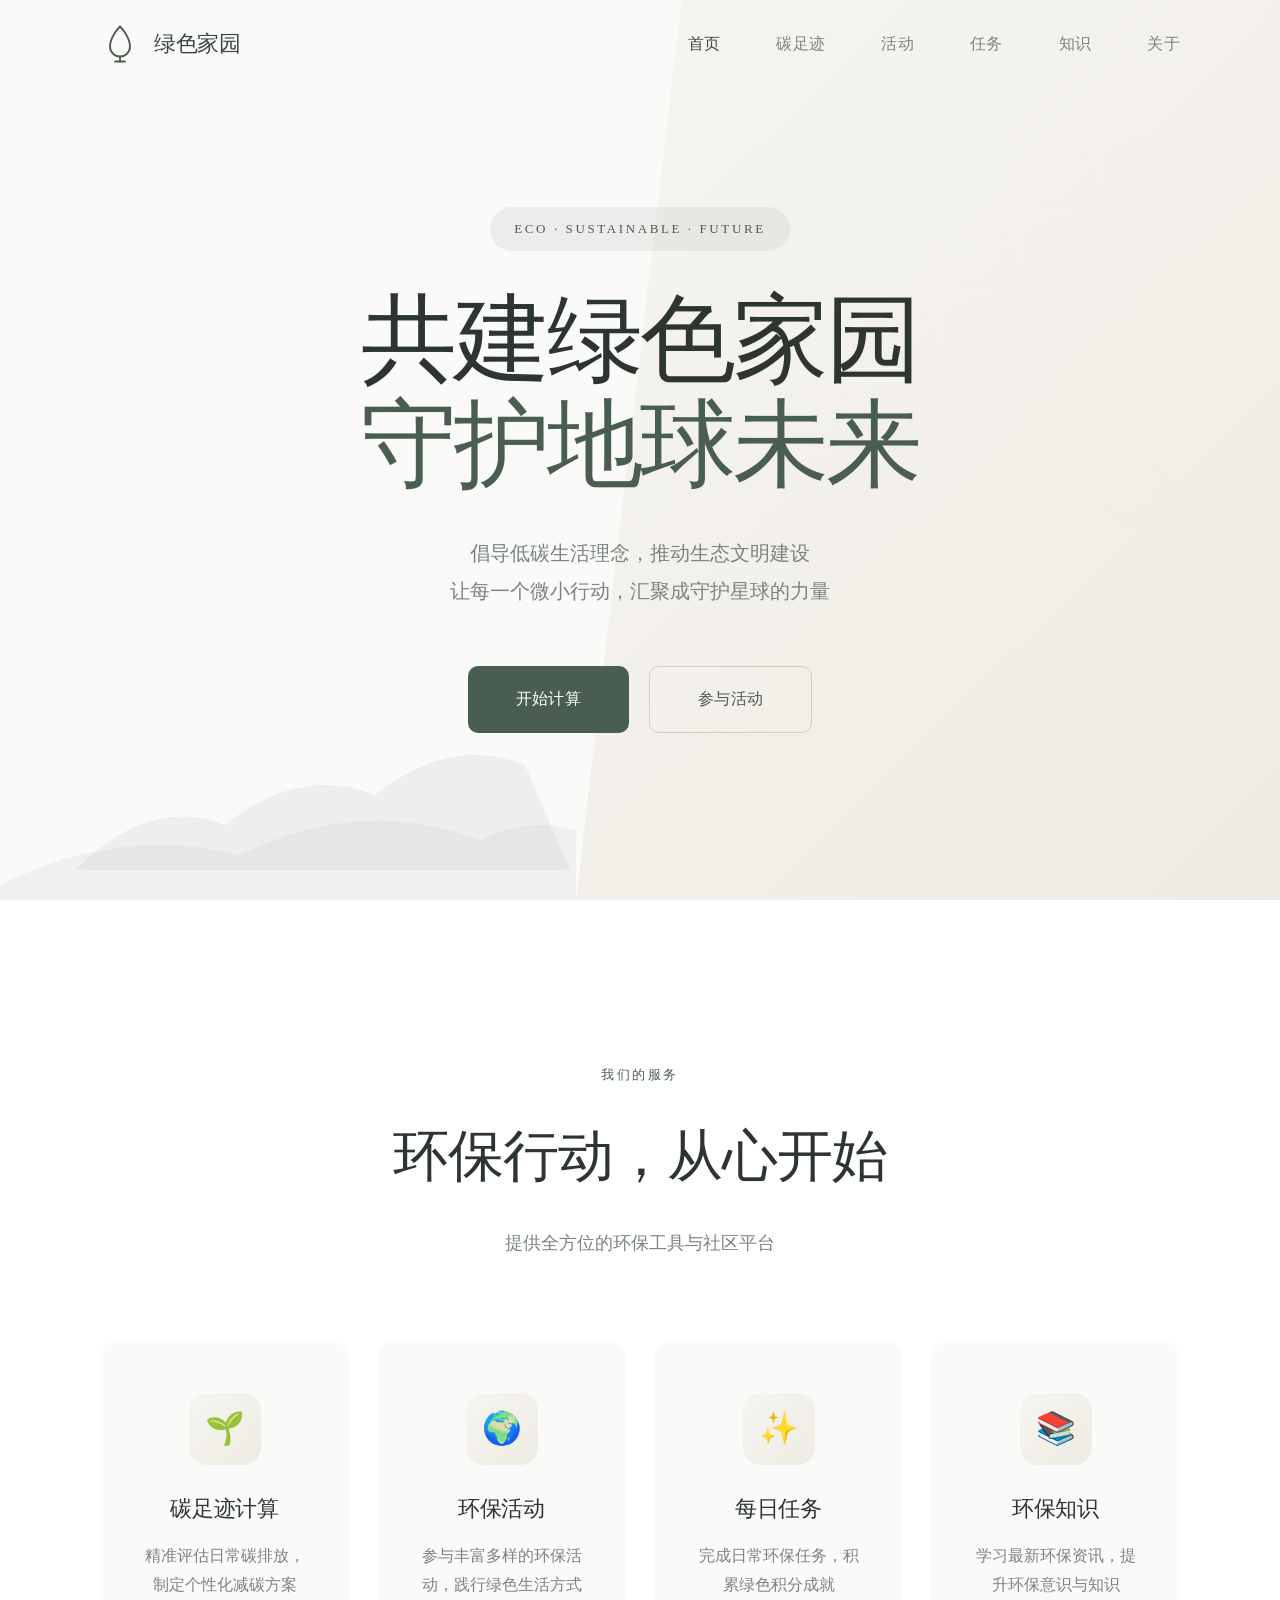
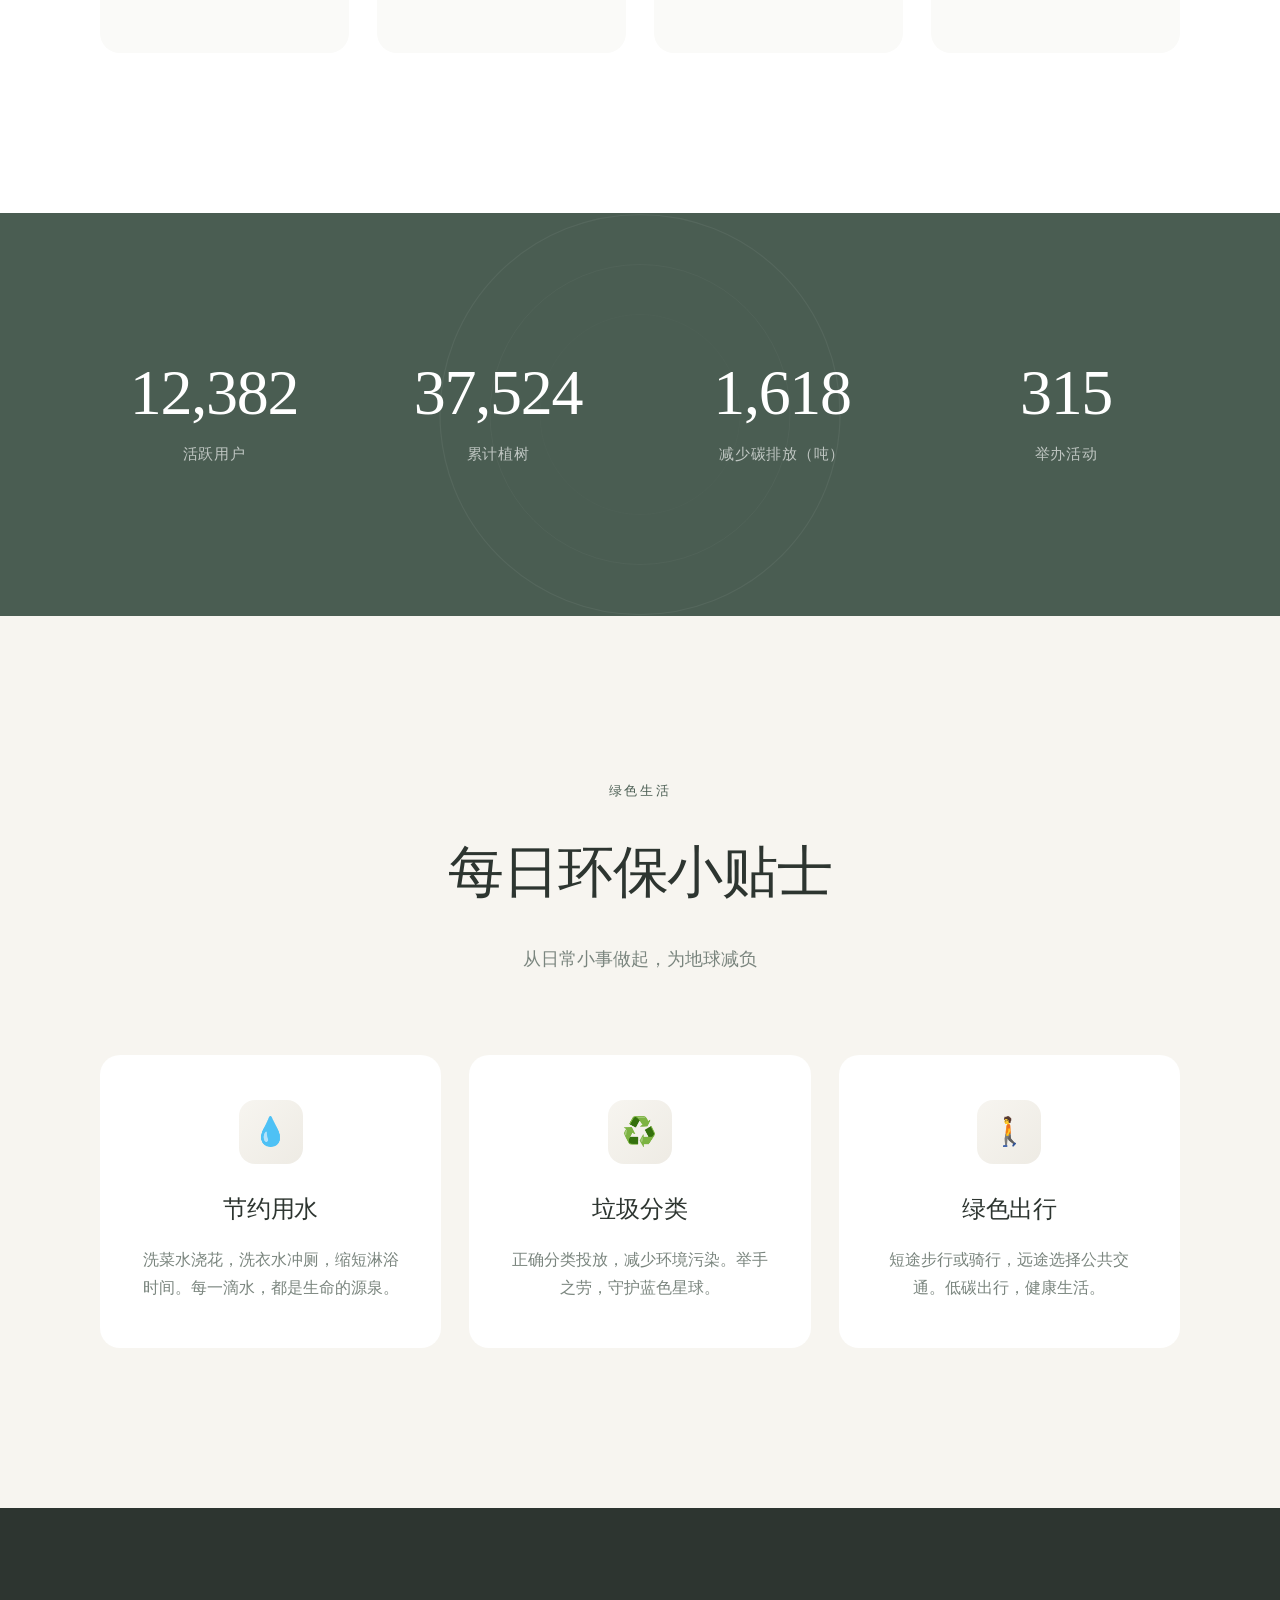
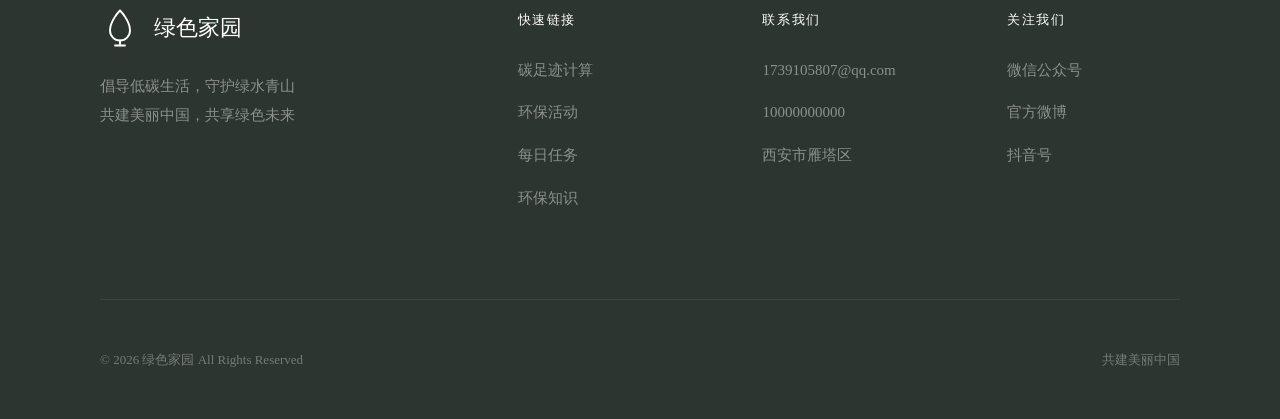
<file: index.html>
<!DOCTYPE html>
<html lang="zh-CN">
<head>
    <meta charset="UTF-8">
    <meta name="viewport" content="width=device-width, initial-scale=1.0">
    <title>绿色家园 - 环保公益平台</title>
    <meta name="description" content="绿色家园致力于环保公益宣传，倡导低碳生活，守护绿水青山">
    <link rel="stylesheet" href="assets/styles/main.css">
    <link rel="stylesheet" href="https://cdnjs.cloudflare.com/ajax/libs/font-awesome/6.4.0/css/all.min.css">
    <link rel="preconnect" href="https://fonts.googleapis.com">
    <link rel="preconnect" href="https://fonts.gstatic.com" crossorigin>
    <link href="https://fonts.googleapis.com/css2?family=Inter:wght@300;400;500;600&display=swap" rel="stylesheet">
</head>
<body>
	<header id="header"></header>
    
    <main>
        <section class="hero">
            <div class="hero-bg"></div>
            <div class="hero-pattern"></div>
            <div class="hero-content">
                <div class="hero-label">
                    <span>Eco · Sustainable · Future</span>
                </div>
                <h1 class="hero-title">
                    共建绿色家园
                    <span>守护地球未来</span>
                </h1>
                <p class="hero-subtitle">
                    倡导低碳生活理念，推动生态文明建设<br>
                    让每一个微小行动，汇聚成守护星球的力量
                </p>
                <div class="hero-actions">
                    <a href="views/calculator.html" class="btn btn-primary">开始计算</a>
                    <a href="views/activities.html" class="btn btn-secondary">参与活动</a>
                </div>
            </div>
        </section>

        <section class="section features">
            <div class="container">
                <div class="section-header">
                    <span class="section-label">我们的服务</span>
                    <h2 class="section-title">环保行动，从心开始</h2>
                    <p class="section-desc">提供全方位的环保工具与社区平台</p>
                </div>
                <div class="features-grid">
                    <div class="feature-card" data-page="calculator">
                        <div class="feature-icon">🌱</div>
                        <h3 class="feature-title">碳足迹计算</h3>
                        <p class="feature-desc">精准评估日常碳排放，制定个性化减碳方案</p>
                    </div>
                    <div class="feature-card" data-page="activities">
                        <div class="feature-icon">🌍</div>
                        <h3 class="feature-title">环保活动</h3>
                        <p class="feature-desc">参与丰富多样的环保活动，践行绿色生活方式</p>
                    </div>
                    <div class="feature-card" data-page="tasks">
                        <div class="feature-icon">✨</div>
                        <h3 class="feature-title">每日任务</h3>
                        <p class="feature-desc">完成日常环保任务，积累绿色积分成就</p>
                    </div>
                    <div class="feature-card" data-page="knowledge">
                        <div class="feature-icon">📚</div>
                        <h3 class="feature-title">环保知识</h3>
                        <p class="feature-desc">学习最新环保资讯，提升环保意识与知识</p>
                    </div>
                </div>
            </div>
        </section>

        <section class="stats">
            <div class="container">
                <div class="stats-grid">
                    <div class="stat-item">
                        <div class="stat-number" id="stat-users">0</div>
                        <div class="stat-label">活跃用户</div>
                    </div>
                    <div class="stat-item">
                        <div class="stat-number" id="stat-trees">0</div>
                        <div class="stat-label">累计植树</div>
                    </div>
                    <div class="stat-item">
                        <div class="stat-number" id="stat-co2">0</div>
                        <div class="stat-label">减少碳排放（吨）</div>
                    </div>
                    <div class="stat-item">
                        <div class="stat-number" id="stat-events">0</div>
                        <div class="stat-label">举办活动</div>
                    </div>
                </div>
            </div>
        </section>

        <section class="section tips">
            <div class="container">
                <div class="section-header">
                    <span class="section-label">绿色生活</span>
                    <h2 class="section-title">每日环保小贴士</h2>
                    <p class="section-desc">从日常小事做起，为地球减负</p>
                </div>
                <div class="cards">
                    <div class="card">
                        <div class="card-icon">💧</div>
                        <h3>节约用水</h3>
                        <p>洗菜水浇花，洗衣水冲厕，缩短淋浴时间。每一滴水，都是生命的源泉。</p>
                    </div>
                    <div class="card">
                        <div class="card-icon">♻️</div>
                        <h3>垃圾分类</h3>
                        <p>正确分类投放，减少环境污染。举手之劳，守护蓝色星球。</p>
                    </div>
                    <div class="card">
                        <div class="card-icon">🚶</div>
                        <h3>绿色出行</h3>
                        <p>短途步行或骑行，远途选择公共交通。低碳出行，健康生活。</p>
                    </div>
                </div>
            </div>
        </section>

    <footer id="footer"></footer>

    <script src="components/header.js"></script>
    <script src="components/footer.js"></script>
    <script src="components/common.js"></script>
    <script src="scripts/index.js"></script>
</body>
</html>
</file>
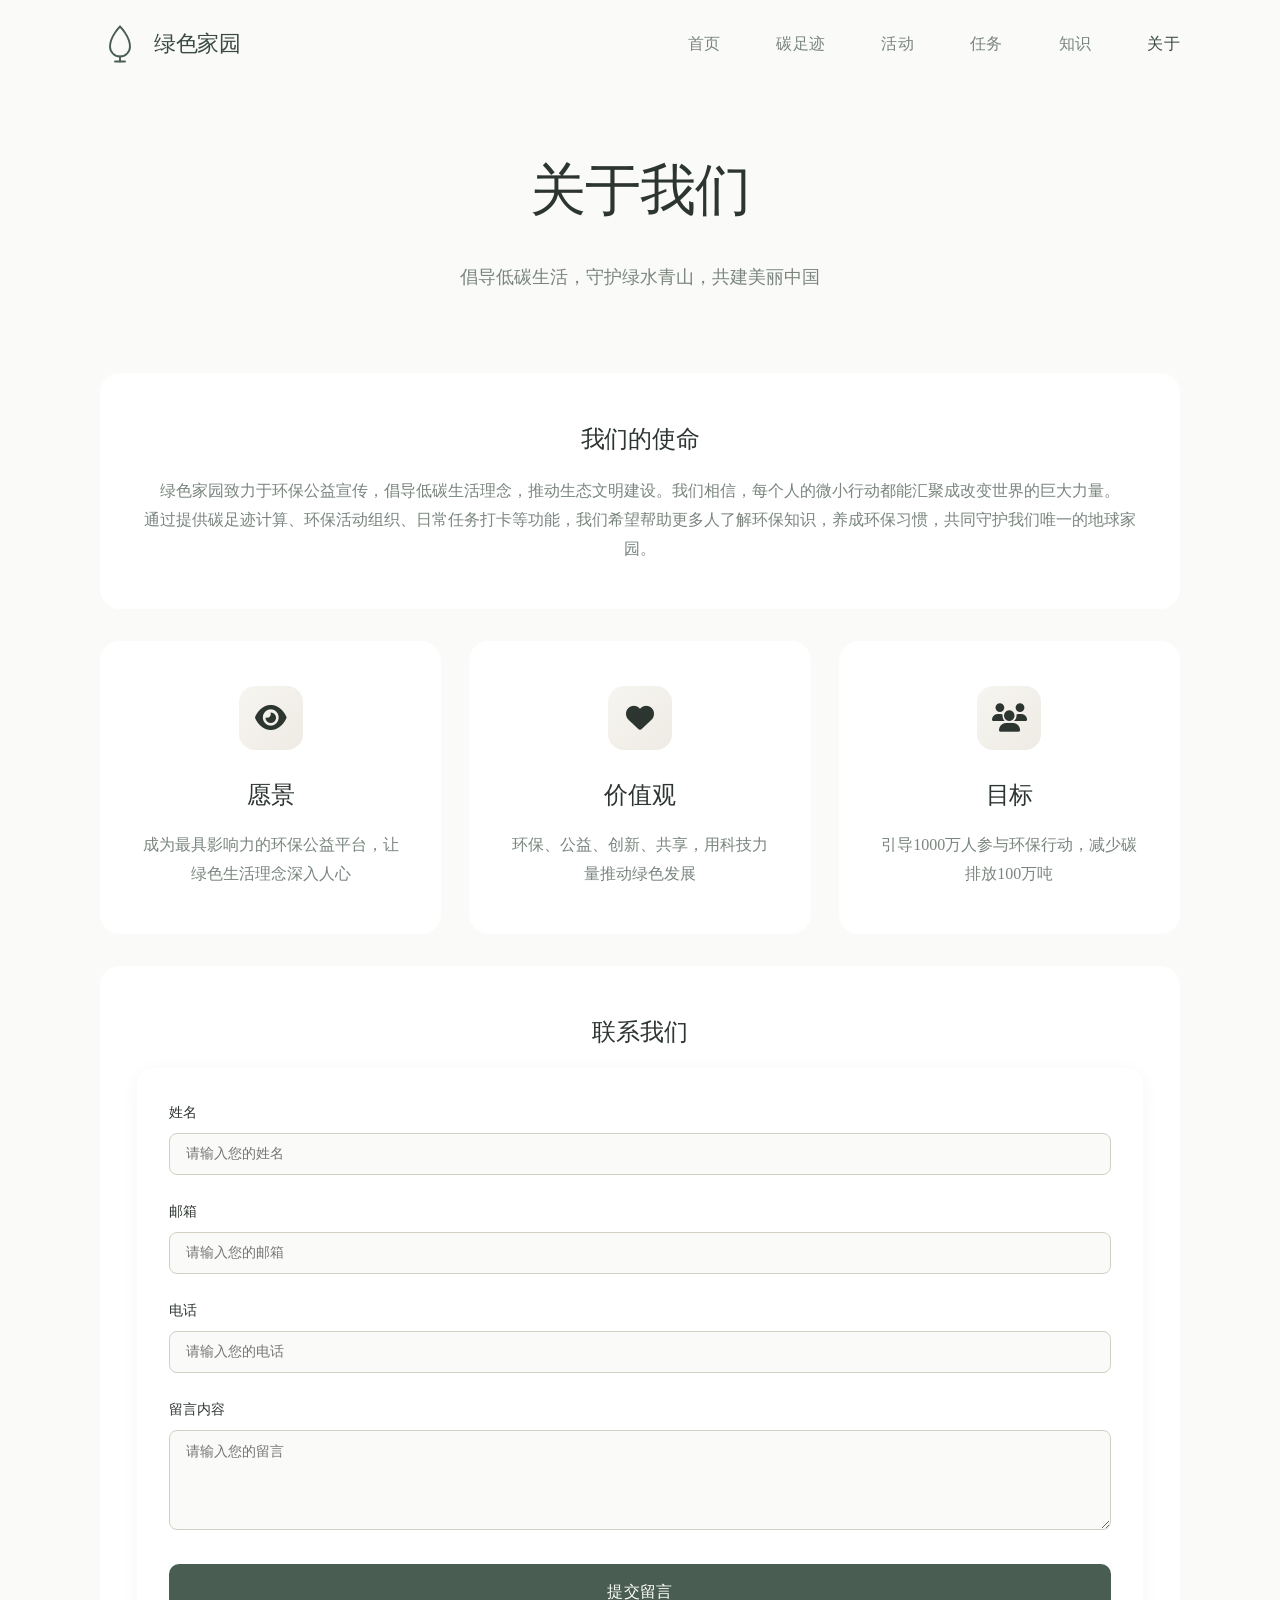
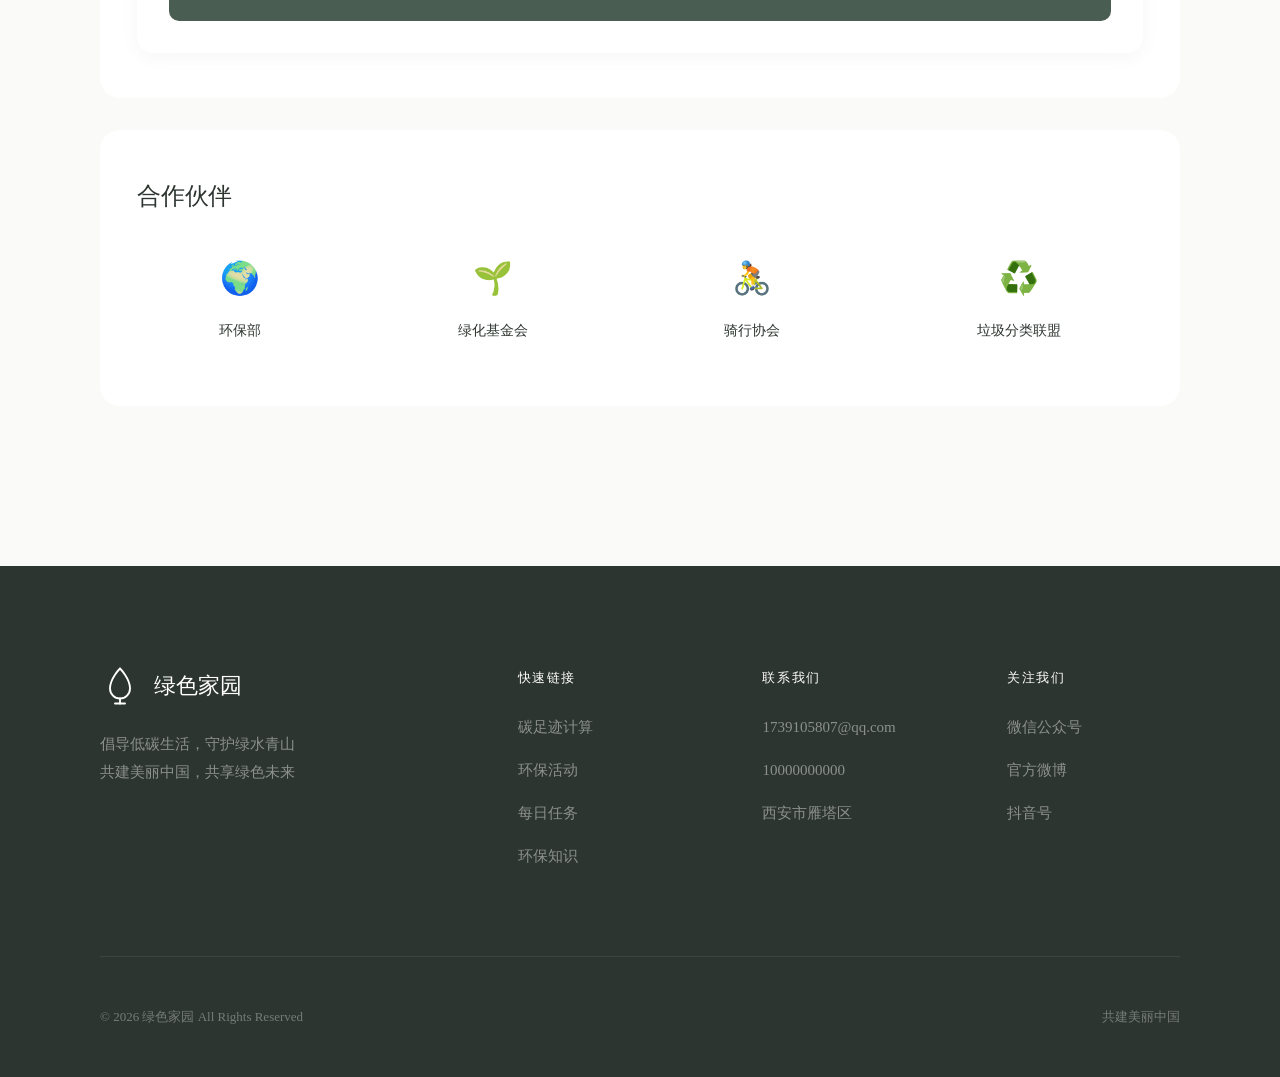
<file: views/about.html>
<!DOCTYPE html>
<html lang="zh-CN">
<head>
    <meta charset="UTF-8">
    <meta name="viewport" content="width=device-width, initial-scale=1.0">
    <title>关于我们 - 绿色家园</title>
    <link rel="stylesheet" href="../assets/styles/main.css">
    <link rel="stylesheet" href="https://cdnjs.cloudflare.com/ajax/libs/font-awesome/6.4.0/css/all.min.css">
</head>
<body>
    <header id="header"></header>
    
    <main class="section" style="padding-top: 140px;">
        <div class="container">
            <div class="section-header">
                <h2 class="section-title">关于我们</h2>
                <p class="section-desc">倡导低碳生活，守护绿水青山，共建美丽中国</p>
            </div>
            
            <div class="card" style="margin-bottom: 2rem; text-align: center;">
                <h3>我们的使命</h3>
                <p style="margin-top: 1rem;">
                    绿色家园致力于环保公益宣传，倡导低碳生活理念，推动生态文明建设。我们相信，每个人的微小行动都能汇聚成改变世界的巨大力量。
                </p>
                <p>
                    通过提供碳足迹计算、环保活动组织、日常任务打卡等功能，我们希望帮助更多人了解环保知识，养成环保习惯，共同守护我们唯一的地球家园。
                </p>
            </div>
            
            <div class="cards" style="margin-bottom: 2rem;">
                <div class="card" style="text-align: center;">
                    <div class="card-icon">
                        <i class="fas fa-eye"></i>
                    </div>
                    <h3>愿景</h3>
                    <p>成为最具影响力的环保公益平台，让绿色生活理念深入人心</p>
                </div>
                <div class="card" style="text-align: center;">
                    <div class="card-icon">
                        <i class="fas fa-heart"></i>
                    </div>
                    <h3>价值观</h3>
                    <p>环保、公益、创新、共享，用科技力量推动绿色发展</p>
                </div>
                <div class="card" style="text-align: center;">
                    <div class="card-icon">
                        <i class="fas fa-users"></i>
                    </div>
                    <h3>目标</h3>
                    <p>引导1000万人参与环保行动，减少碳排放100万吨</p>
                </div>
            </div>
            
            <div class="card" style="margin-bottom: 2rem; text-align: center;">
                <h3>联系我们</h3>
                <form id="contact-form" style="text-align: left;">
                    <div class="form-group">
                        <label for="name">姓名</label>
                        <input type="text" id="name" name="name" placeholder="请输入您的姓名">
                        <div class="error" id="name-error"></div>
                    </div>
                    <div class="form-group">
                        <label for="email">邮箱</label>
                        <input type="email" id="email" name="email" placeholder="请输入您的邮箱">
                        <div class="error" id="email-error"></div>
                    </div>
                    <div class="form-group">
                        <label for="phone">电话</label>
                        <input type="tel" id="phone" name="phone" placeholder="请输入您的电话">
                        <div class="error" id="phone-error"></div>
                    </div>
                    <div class="form-group">
                        <label for="message">留言内容</label>
                        <textarea id="message" name="message" placeholder="请输入您的留言"></textarea>
                        <div class="error" id="message-error"></div>
                    </div>
                    <button type="submit" class="btn btn-primary" style="width: 100%;">提交留言</button>
                </form>
                <div id="form-message"></div>
            </div>
            
            <div class="card">
                <h3>合作伙伴</h3>
                <div style="display: flex; justify-content: space-around; align-items: center; flex-wrap: wrap; gap: 2rem; margin-top: 1rem;">
                    <div style="text-align: center; padding: 1rem;">
                        <div style="font-size: 2rem; margin-bottom: 0.5rem;">🌍</div>
                        <span style="font-size: 0.9rem;">环保部</span>
                    </div>
                    <div style="text-align: center; padding: 1rem;">
                        <div style="font-size: 2rem; margin-bottom: 0.5rem;">🌱</div>
                        <span style="font-size: 0.9rem;">绿化基金会</span>
                    </div>
                    <div style="text-align: center; padding: 1rem;">
                        <div style="font-size: 2rem; margin-bottom: 0.5rem;">🚴</div>
                        <span style="font-size: 0.9rem;">骑行协会</span>
                    </div>
                    <div style="text-align: center; padding: 1rem;">
                        <div style="font-size: 2rem; margin-bottom: 0.5rem;">♻️</div>
                        <span style="font-size: 0.9rem;">垃圾分类联盟</span>
                    </div>
                </div>
            </div>
        </div>
    </main>

    <footer id="footer"></footer>

    <script src="../components/header.js"></script>
    <script src="../components/footer.js"></script>
    <script src="../components/common.js"></script>
    <script src="../scripts/about.js"></script>
</body>
</html>
</file>
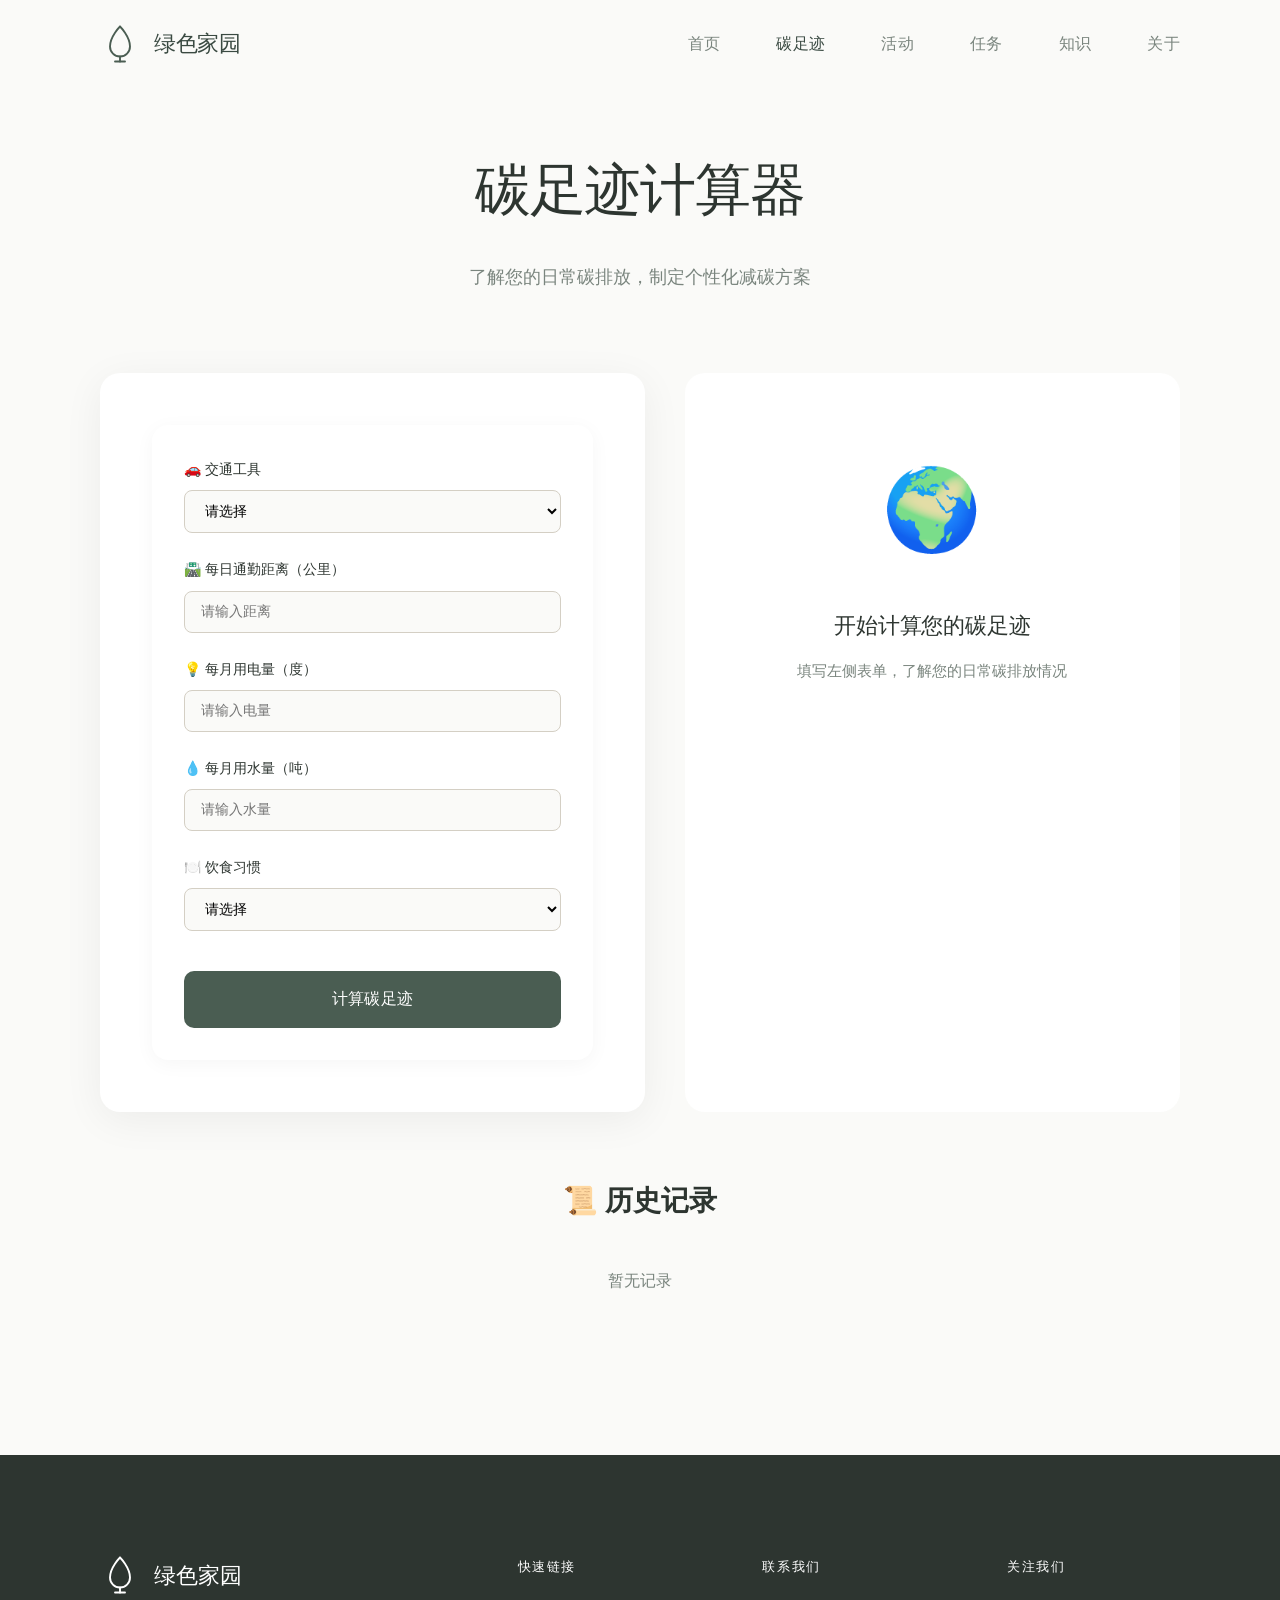
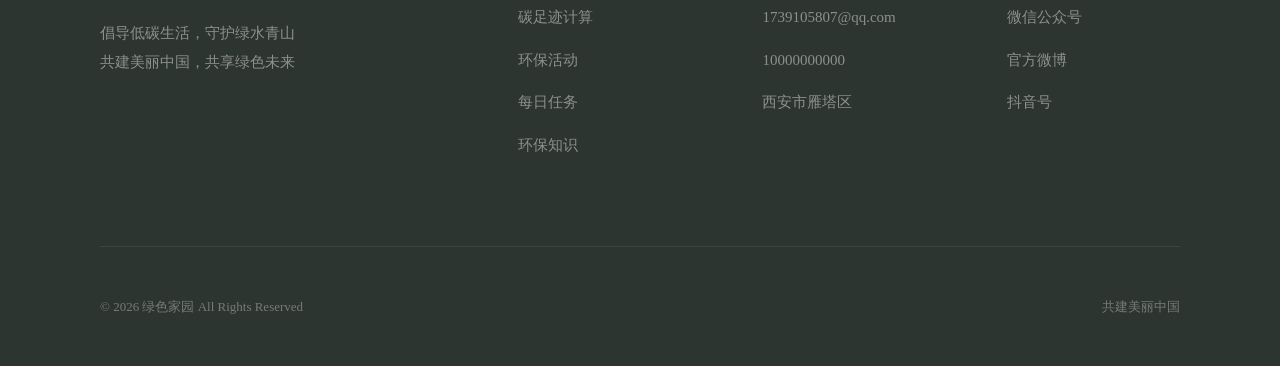
<file: views/calculator.html>
<!DOCTYPE html>
<html lang="zh-CN">
<head>
    <meta charset="UTF-8">
    <meta name="viewport" content="width=device-width, initial-scale=1.0">
    <title>碳足迹计算器 - 绿色家园</title>
    <link rel="stylesheet" href="../assets/styles/main.css">
    <link rel="stylesheet" href="https://cdnjs.cloudflare.com/ajax/libs/font-awesome/6.4.0/css/all.min.css">
</head>
<body>
    <header id="header"></header>
    
    <main class="section" style="padding-top: 140px;">
        <div class="container">
            <div class="section-header">
                <h2 class="section-title">碳足迹计算器</h2>
                <p class="section-desc">了解您的日常碳排放，制定个性化减碳方案</p>
            </div>
            
            <div class="calculator-grid">
                <div class="calculator-form">
                    <form id="carbon-form">
                        <div class="form-group">
                            <label for="transport">🚗 交通工具</label>
                            <select id="transport" name="transport" required>
                                <option value="">请选择</option>
                                <option value="car">私家车（汽油）</option>
                                <option value="electric-car">电动车</option>
                                <option value="bus">公交车</option>
                                <option value="subway">地铁</option>
                                <option value="bike">自行车/步行</option>
                            </select>
                            <div class="error" id="transport-error"></div>
                        </div>
                        
                        <div class="form-group">
                            <label for="distance">🛣️ 每日通勤距离（公里）</label>
                            <input type="number" id="distance" name="distance" min="0" max="500" placeholder="请输入距离">
                            <div class="error" id="distance-error"></div>
                        </div>
                        
                        <div class="form-group">
                            <label for="electricity">💡 每月用电量（度）</label>
                            <input type="number" id="electricity" name="electricity" min="0" max="10000" placeholder="请输入电量">
                            <div class="error" id="electricity-error"></div>
                        </div>
                        
                        <div class="form-group">
                            <label for="water">💧 每月用水量（吨）</label>
                            <input type="number" id="water" name="water" min="0" max="500" placeholder="请输入水量">
                            <div class="error" id="water-error"></div>
                        </div>
                        
                        <div class="form-group">
                            <label for="diet">🍽️ 饮食习惯</label>
                            <select id="diet" name="diet" required>
                                <option value="">请选择</option>
                                <option value="vegetarian">素食</option>
                                <option value="flexitarian">半素食（偶尔吃肉）</option>
                                <option value="omnivore">杂食</option>
                            </select>
                            <div class="error" id="diet-error"></div>
                        </div>
                        
                        <button type="submit" class="btn btn-primary" style="width: 100%; margin-top: 1rem;">计算碳足迹</button>
                    </form>
                </div>
                
                <div class="calculator-result">
                    <div id="result-card" class="card" style="display: none;">
                        <h3 style="font-size: 20px; margin-bottom: 1.5rem;">📊 您的碳足迹报告</h3>
                        <div class="progress-bar">
                            <div class="progress-fill" id="progress-fill"></div>
                        </div>
                        <div id="result-content"></div>
                        <div id="suggestions" style="margin-top: 1.5rem;">
                            <h4 style="font-size: 16px; margin-bottom: 1rem;">💡 减碳建议</h4>
                            <ul id="suggestion-list" style="list-style: none; padding-left: 0;"></ul>
                        </div>
                        <button id="save-btn" class="btn btn-secondary" style="width: 100%; margin-top: 1.5rem;">保存记录</button>
                    </div>
                    
                    <div id="empty-state" class="card" style="text-align: center; padding: 4rem 2rem;">
                        <div style="font-size: 5rem; margin-bottom: 1.5rem;">🌍</div>
                        <h3 style="font-size: 22px; margin-bottom: 0.75rem;">开始计算您的碳足迹</h3>
                        <p style="color: var(--text-light); font-size: 15px;">填写左侧表单，了解您的日常碳排放情况</p>
                    </div>
                </div>
            </div>
            
            <div id="history-section" style="margin-top: 4rem;">
                <h3 style="font-size: 28px; text-align: center; margin-bottom: 2.5rem; color: var(--text-dark);">📜 历史记录</h3>
                <div id="history-list" class="cards"></div>
            </div>
        </div>
    </main>

    <footer id="footer"></footer>

    <script src="../components/header.js"></script>
    <script src="../components/footer.js"></script>
    <script src="../components/common.js"></script>
    <script src="../scripts/calculator.js"></script>
</body>
</html>
</file>
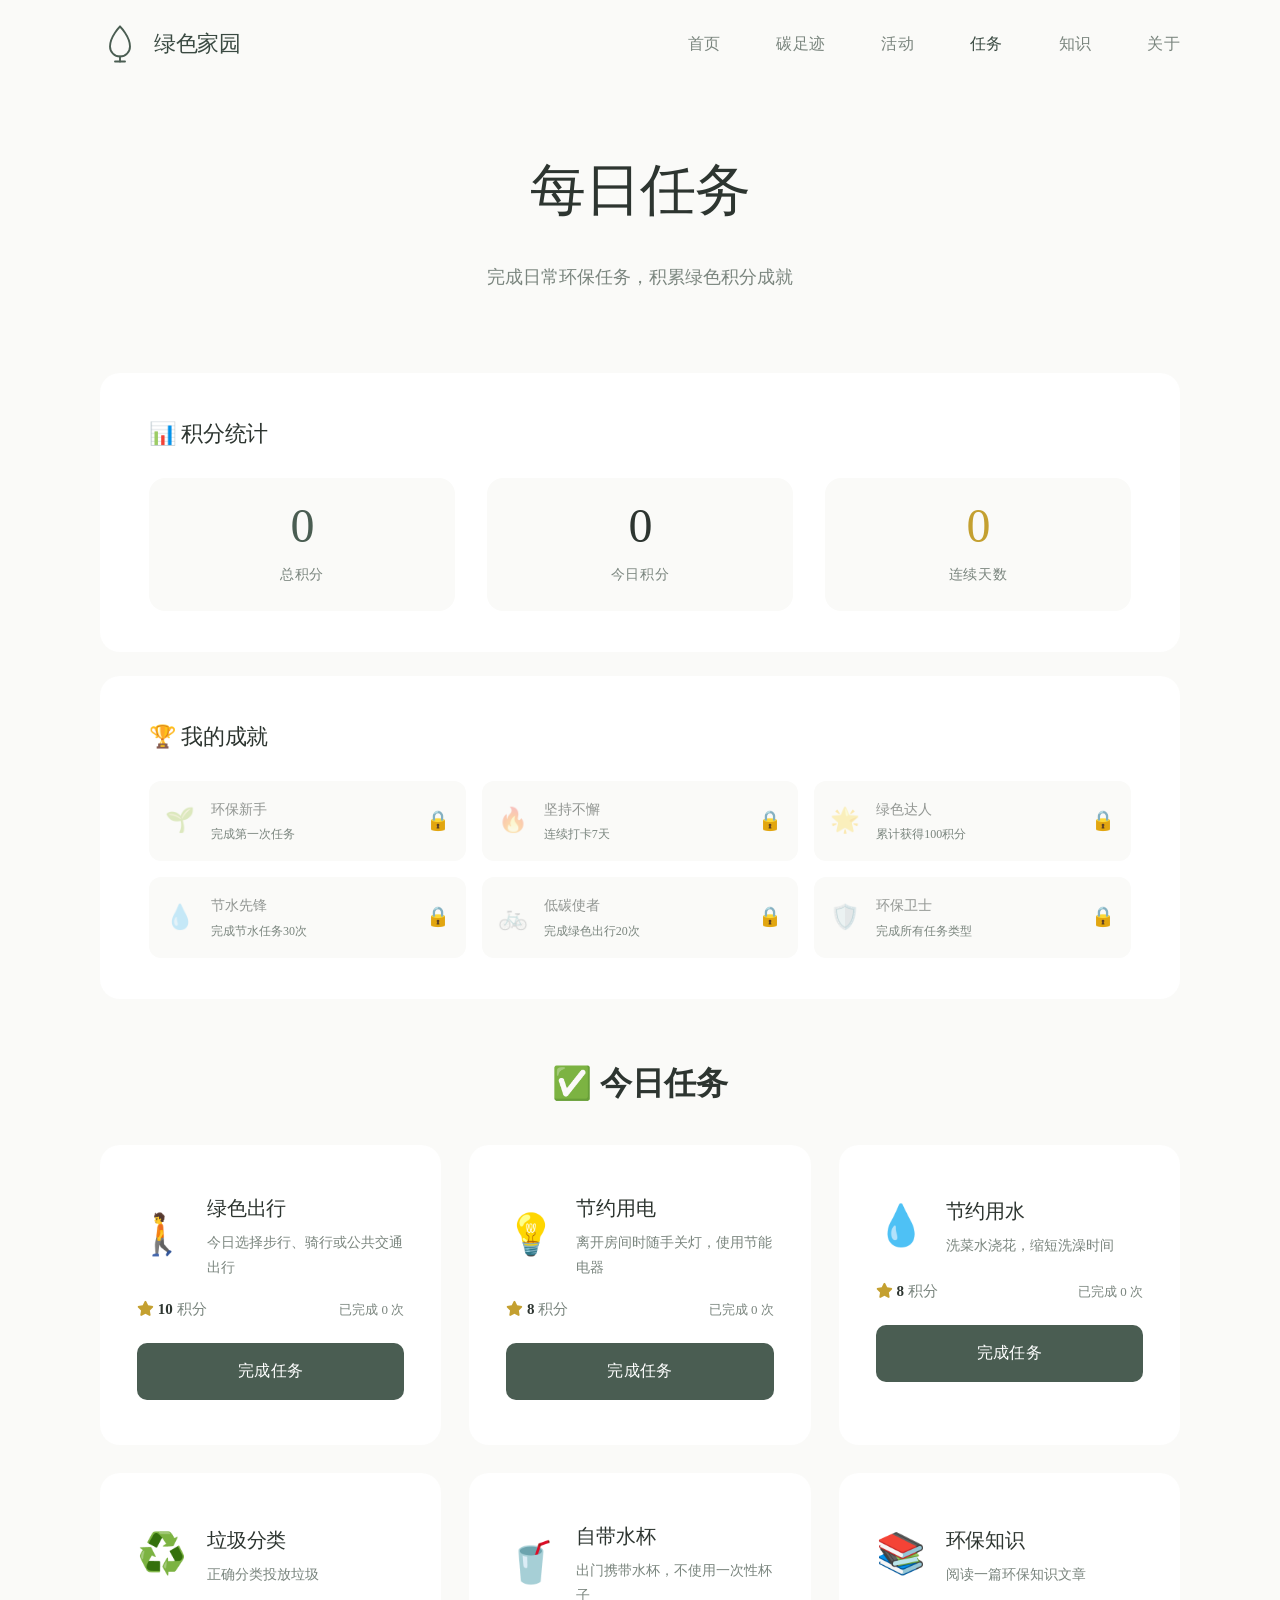
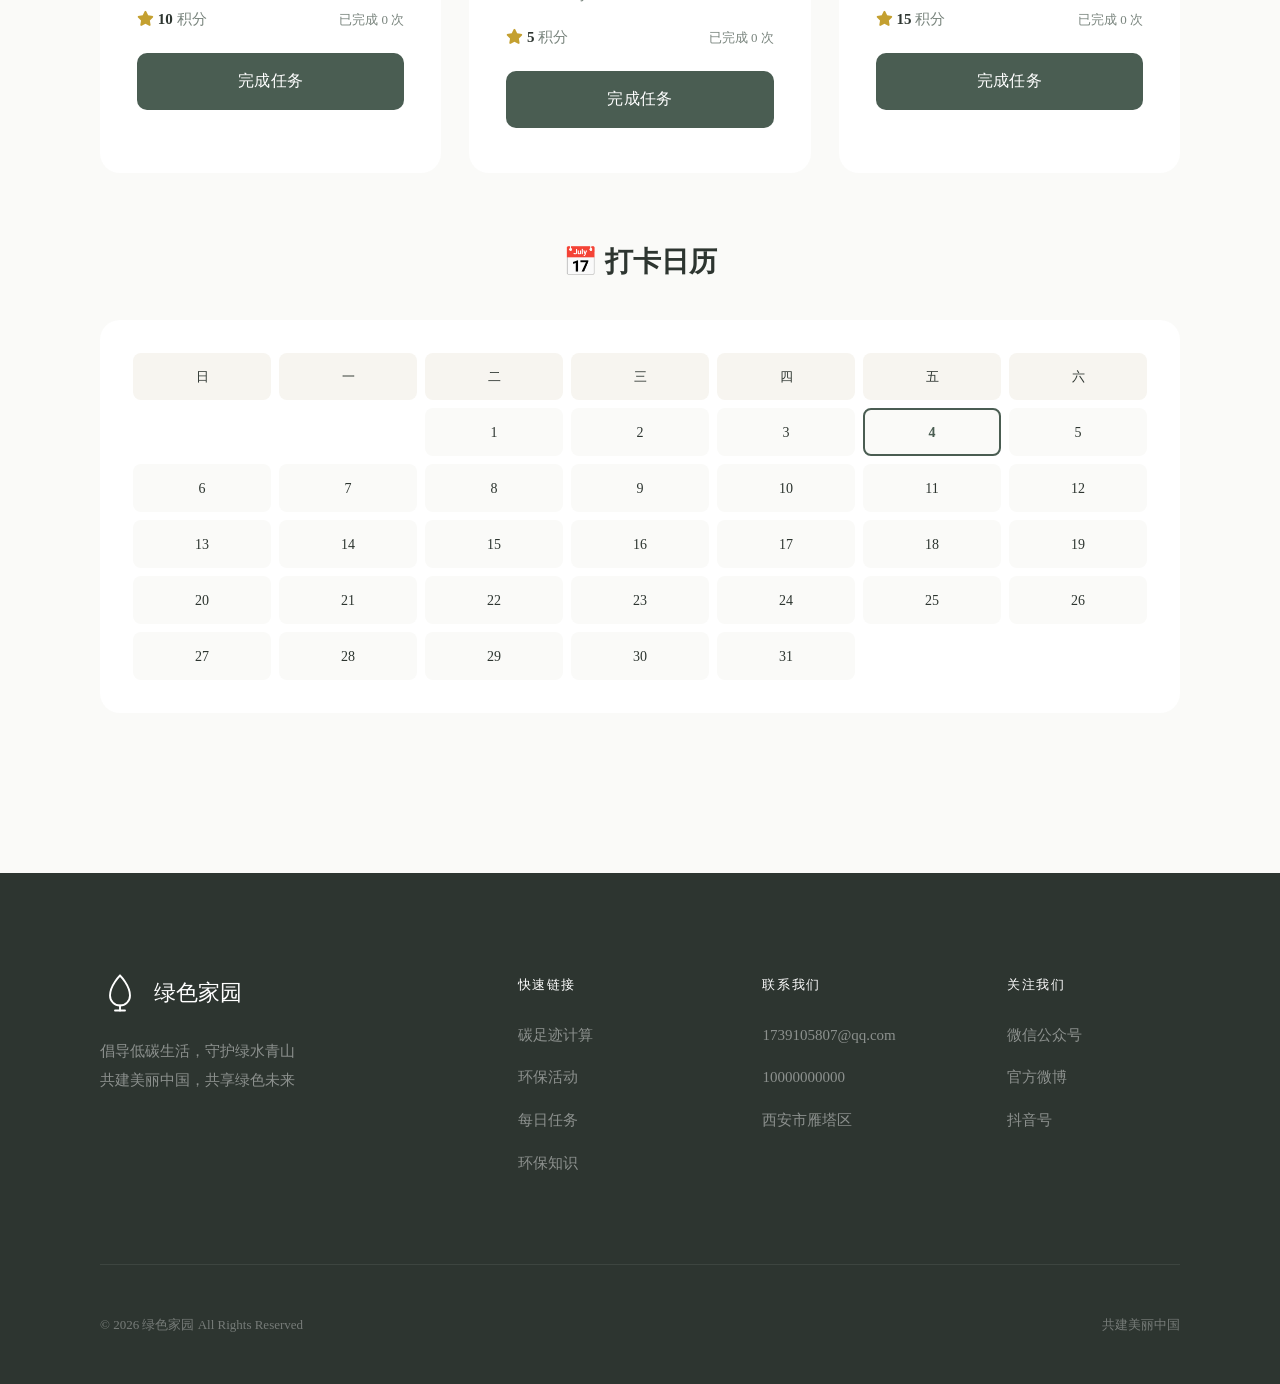
<file: views/tasks.html>
<!DOCTYPE html>
<html lang="zh-CN">
<head>
    <meta charset="UTF-8">
    <meta name="viewport" content="width=device-width, initial-scale=1.0">
    <title>每日任务 - 绿色家园</title>
    <link rel="stylesheet" href="../assets/styles/main.css">
    <link rel="stylesheet" href="https://cdnjs.cloudflare.com/ajax/libs/font-awesome/6.4.0/css/all.min.css">
</head>
<body>
    <header id="header"></header>
    
    <main class="section" style="padding-top: 140px;">
        <div class="container">
            <div class="section-header">
                <h2 class="section-title">每日任务</h2>
                <p class="section-desc">完成日常环保任务，积累绿色积分成就</p>
            </div>
            
            <div class="stats-grid-vertical">
                <div class="card stats-card">
                    <h3 style="font-size: 22px; margin-bottom: 1.5rem;">📊 积分统计</h3>
                    <div class="stats-row">
                        <div class="stat-box">
                            <div class="stat-number" style="color: var(--primary);">
                                <span id="total-points">0</span>
                            </div>
                            <div class="stat-label">总积分</div>
                        </div>
                        <div class="stat-box">
                            <div class="stat-number" style="color: var(--secondary);">
                                <span id="today-points">0</span>
                            </div>
                            <div class="stat-label">今日积分</div>
                        </div>
                        <div class="stat-box">
                            <div class="stat-number" style="color: #c4a030;">
                                <span id="streak">0</span>
                            </div>
                            <div class="stat-label">连续天数</div>
                        </div>
                    </div>
                </div>
                
                <div class="card achievements-card">
                    <h3 style="font-size: 22px; margin-bottom: 1.5rem;">🏆 我的成就</h3>
                    <div id="achievements-display"></div>
                </div>
            </div>
            
            <h2 style="font-size: 32px; text-align: center; margin: 3.5rem 0 2rem; color: var(--text-dark);">✅ 今日任务</h2>
            <div id="tasks-container" class="cards"></div>
            
            <div id="calendar-section" style="margin-top: 4rem;">
                <h3 style="font-size: 28px; text-align: center; margin-bottom: 2rem; color: var(--text-dark);">📅 打卡日历</h3>
                <div class="card" style="padding: 2rem;">
                    <div id="calendar-container"></div>
                </div>
            </div>
        </div>
    </main>

    <footer id="footer"></footer>

    <script src="../components/header.js"></script>
    <script src="../components/footer.js"></script>
    <script src="../components/common.js"></script>
    <script src="../scripts/tasks.js"></script>
</body>
</html>
</file>
<file: assets/styles/main.css>
* {
    margin: 0;
    padding: 0;
    box-sizing: border-box;
}

:root {
    --primary: #4A5D52;
    --primary-light: #6B7B72;
    --primary-dark: #3A4A42;
    --accent: #8B9A8E;
    --cream: #F7F5F0;
    --cream-dark: #EEEBE4;
    --stone: #B8B3A8;
    --stone-light: #D4CFC4;
    --text-dark: #2D3530;
    --text-light: #7A857E;
    --white: #FFFFFF;
    --bg: #FAFAF8;
}

html {
    scroll-behavior: smooth;
}

body {
    font-family: 'Inter', -apple-system', 'PingFang SC', 'Microsoft YaHei',' sans-serif;
    line-height: 1.8;
    color: var(--text-dark);
    background-color: var(--bg);
    min-height: 100vh;
    overflow-x: hidden;
    -webkit-font-smoothing: antialiased;
    -moz-osx-font-smoothing: grayscale;
}

.container {
    max-width: 1200px;
    margin: 0 auto;
    padding: 0 60px;
}

.container-narrow {
    max-width: 800px;
    margin: 0 auto;
    padding: 0 60px;
}

header {
    position: fixed;
    top: 0;
    left: 0;
    right: 0;
    z-index: 1000;
    padding: 24px 0;
    transition: all 0.5s cubic-bezier(0.4, 0, 0.2, 1);
}

header.scrolled {
    background: rgba(250, 250, 248, 0.9);
    backdrop-filter: blur(20px);
    -webkit-backdrop-filter: blur(20px);
    padding: 16px 0;
    box-shadow: 0 1px 0 rgba(0, 0, 0, 0.05);
}

header .container {
    display: flex;
    justify-content: space-between;
    align-items: center;
}

.logo {
    display: flex;
    align-items: center;
    gap: 14px;
    font-size: 22px;
    font-weight: 500;
    letter-spacing: -0.02em;
    color: var(--primary-dark);
    text-decoration: none;
}

.logo-icon {
    width: 40px;
    height: 40px;
    display: flex;
    align-items: center;
    justify-content: center;
}

.logo-icon svg {
    width: 100%;
    height: 100%;
}

nav ul {
    display: flex;
    gap: 56px;
    list-style: none;
}

nav ul li a {
    color: var(--text-light);
    text-decoration: none;
    font-size: 16px;
    font-weight: 400;
    letter-spacing: 0.02em;
    transition: color 0.3s ease;
    position: relative;
}

nav ul li a::after {
    content: '';
    position: absolute;
    bottom: -4px;
    left: 0;
    width: 0;
    height: 1px;
    background: var(--primary);
    transition: width 0.3s ease;
}

nav ul li a:hover {
    color: var(--primary-dark);
}

nav ul li a:hover::after {
    width: 100%;
}

nav ul li a.active {
    color: var(--primary-dark);
}

.hero {
    min-height: 100vh;
    display: flex;
    align-items: center;
    justify-content: center;
    position: relative;
    padding: 120px 0 80px;
    overflow: hidden;
}

.hero-bg {
    position: absolute;
    inset: 0;
    z-index: -1;
}

.hero-bg::before {
    content: '';
    position: absolute;
    top: 0;
    right: 0;
    width: 55%;
    height: 100%;
    background: linear-gradient(135deg, var(--cream) 0%, var(--cream-dark) 100%);
    clip-path: polygon(15% 0, 100% 0, 100% 100%, 0% 100%);
}

.hero-bg::after {
    content: '';
    position: absolute;
    bottom: 0;
    left: 0;
    width: 45%;
    height: 50%;
    background: url("data:image/svg+xml,%3Csvg xmlns='http://www.w3.org/2000/svg' viewBox='0 0 400 300'%3E%3Cpath fill='%234A5D5215' d='M50 280 Q100 230 150 250 Q200 210 250 230 Q300 190 350 210 L380 280 Z'/%3E%3Cpath fill='%234A5D5210' d='M0 290 Q80 250 160 270 Q240 230 320 260 Q360 240 400 260 L400 300 L0 300 Z'/%3E%3C/svg%3E") no-repeat bottom left;
    background-size: cover;
    opacity: 0.8;
}

.hero-pattern {
    position: absolute;
    top: 15%;
    right: 8%;
    width: 400px;
    height: 400px;
    opacity: 0.04;
    background-image: url("data:image/svg+xml,%3Csvg xmlns='http://www.w3.org/2000/svg' viewBox='0 0 100 100'%3E%3Ccircle cx='50' cy='50' r='40' stroke='%234A5D52' stroke-width='0.5' fill='none'/%3E%3Ccircle cx='50' cy='50' r='30' stroke='%234A5D52' stroke-width='0.3' fill='none'/%3E%3Ccircle cx='50' cy='50' r='20' stroke='%234A5D52' stroke-width='0.2' fill='none'/%3E%3C/svg%3E");
    background-size: 80px 80px;
}

.hero-content {
    text-align: center;
    max-width: 800px;
    padding: 0 40px;
}

.hero-label {
    display: inline-flex;
    align-items: center;
    gap: 10px;
    font-size: 13px;
    font-weight: 500;
    letter-spacing: 0.2em;
    text-transform: uppercase;
    color: var(--primary);
    margin-bottom: 36px;
    padding: 10px 24px;
    background: rgba(74, 93, 82, 0.08);
    border-radius: 28px;
}

.hero-title {
    font-size: clamp(56px, 8vw, 96px);
    font-weight: 300;
    letter-spacing: -0.03em;
    line-height: 1.1;
    color: var(--text-dark);
    margin-bottom: 36px;
}

.hero-title span {
    display: block;
    color: var(--primary);
    font-weight: 400;
}

.hero-subtitle {
    font-size: 20px;
    font-weight: 300;
    color: var(--text-light);
    max-width: 600px;
    margin: 0 auto 56px;
    line-height: 1.9;
}

.hero-actions {
    display: flex;
    gap: 20px;
    justify-content: center;
}

.btn {
    display: inline-flex;
    align-items: center;
    justify-content: center;
    padding: 18px 48px;
    border: none;
    border-radius: 10px;
    font-size: 16px;
    font-weight: 500;
    letter-spacing: 0.02em;
    cursor: pointer;
    transition: all 0.4s cubic-bezier(0.4, 0, 0.2, 1);
    text-decoration: none;
}

.btn-primary {
    background: var(--primary);
    color: var(--white);
}

.btn-primary:hover {
    background: var(--primary-dark);
    transform: translateY(-2px);
    box-shadow: 0 12px 40px rgba(74, 93, 82, 0.25);
}

.btn-secondary {
    background: transparent;
    color: var(--primary);
    border: 1px solid var(--stone-light);
}

.btn-secondary:hover {
    background: var(--cream);
    border-color: var(--primary);
}

.scroll-indicator {
    position: absolute;
    bottom: 48px;
    left: 50%;
    transform: translateX(-50%);
    display: flex;
    flex-direction: column;
    align-items: center;
    gap: 10px;
    color: var(--stone);
    font-size: 11px;
    letter-spacing: 0.15em;
    text-transform: uppercase;
    animation: float 3s ease-in-out infinite;
}

.scroll-line {
    width: 1px;
    height: 56px;
    background: linear-gradient(to bottom, var(--stone-light), transparent);
}

@keyframes float {
    0%, 100% { transform: translateX(-50%) translateY(0); }
    50% { transform: translateX(-50%) translateY(10px); }
}

.section {
    padding: 160px 0;
}

.section-header {
    text-align: center;
    margin-bottom: 80px;
}

.section-label {
    display: inline-block;
    font-size: 13px;
    font-weight: 500;
    letter-spacing: 0.2em;
    text-transform: uppercase;
    color: var(--primary);
    margin-bottom: 20px;
}

.section-title {
    font-size: clamp(38px, 5vw, 56px);
    font-weight: 300;
    letter-spacing: -0.02em;
    color: var(--text-dark);
    margin-bottom: 20px;
}

.section-desc {
    font-size: 18px;
    font-weight: 300;
    color: var(--text-light);
    max-width: 520px;
    margin: 0 auto;
}

.features {
    background: var(--white);
}

.features-grid {
    display: grid;
    grid-template-columns: repeat(4, 1fr);
    gap: 28px;
}

.feature-card {
    padding: 52px 36px;
    background: var(--bg);
    border-radius: 20px;
    text-align: center;
    transition: all 0.5s cubic-bezier(0.4, 0, 0.2, 1);
    border: 1px solid transparent;
}

.feature-card:hover {
    background: var(--white);
    border-color: var(--stone-light);
    transform: translateY(-8px);
    box-shadow: 0 28px 70px rgba(0, 0, 0, 0.08);
}

.feature-icon {
    width: 72px;
    height: 72px;
    margin: 0 auto 24px;
    display: flex;
    align-items: center;
    justify-content: center;
    background: linear-gradient(135deg, var(--cream) 0%, var(--cream-dark) 100%);
    border-radius: 18px;
    font-size: 32px;
}

.feature-title {
    font-size: 22px;
    font-weight: 500;
    color: var(--text-dark);
    margin-bottom: 14px;
    letter-spacing: -0.01em;
}

.feature-desc {
    font-size: 16px;
    font-weight: 300;
    color: var(--text-light);
    line-height: 1.8;
}

.stats {
    background: var(--primary);
    padding: 120px 0;
    position: relative;
    overflow: hidden;
}

.stats::before {
    content: '';
    position: absolute;
    inset: 0;
    background: url("data:image/svg+xml,%3Csvg xmlns='http://www.w3.org/2000/svg' viewBox='0 0 200 200'%3E%3Ccircle cx='100' cy='100' r='80' stroke='%23ffffff' stroke-width='0.5' fill='none' opacity='0.1'/%3E%3Ccircle cx='100' cy='100' r='60' stroke='%23ffffff' stroke-width='0.3' fill='none' opacity='0.08'/%3E%3Ccircle cx='100' cy='100' r='40' stroke='%23ffffff' stroke-width='0.2' fill='none' opacity='0.06'/%3E%3C/svg%3E") no-repeat center;
    background-size: 500px 500px;
    opacity: 0.6;
}

.stats .container {
    position: relative;
    z-index: 1;
}

.stats-grid {
    display: grid;
    grid-template-columns: repeat(4, 1fr);
    gap: 56px;
    text-align: center;
}

.stat-item {
    padding: 28px;
}

.stat-number {
    font-size: 64px;
    font-weight: 200;
    color: var(--white);
    letter-spacing: -0.02em;
    line-height: 1;
    margin-bottom: 16px;
}

.stat-label {
    font-size: 15px;
    font-weight: 400;
    color: rgba(255, 255, 255, 0.65);
    letter-spacing: 0.05em;
}

.cards {
    display: grid;
    grid-template-columns: repeat(3, 1fr);
    gap: 28px;
}

.card {
    background: var(--white);
    border-radius: 20px;
    padding: 44px 36px;
    transition: all 0.5s cubic-bezier(0.4, 0, 0.2, 1);
    cursor: pointer;
    border: 1px solid transparent;
}

.card:hover {
    transform: translateY(-8px);
    border-color: var(--stone-light);
    box-shadow: 0 28px 70px rgba(0, 0, 0, 0.08);
}

.card-icon {
    width: 64px;
    height: 64px;
    background: linear-gradient(135deg, var(--cream) 0%, var(--cream-dark) 100%);
    border-radius: 16px;
    display: flex;
    align-items: center;
    justify-content: center;
    margin: 0 auto 24px;
    font-size: 28px;
}

.card h3 {
    font-size: 24px;
    font-weight: 500;
    color: var(--text-dark);
    margin-bottom: 14px;
    letter-spacing: -0.01em;
}

.card p {
    font-size: 16px;
    font-weight: 300;
    color: var(--text-light);
    line-height: 1.8;
}

.tips {
    background: var(--cream);
}

.tips .card {
    background: var(--white);
    text-align: center;
}

.news {
    background: var(--white);
}

.news-grid {
    display: grid;
    grid-template-columns: 1.6fr 1fr;
    gap: 28px;
}

.news-main {
    background: var(--bg);
    border-radius: 20px;
    overflow: hidden;
    cursor: pointer;
    transition: all 0.5s cubic-bezier(0.4, 0, 0.2, 1);
}

.news-main:hover {
    transform: translateY(-6px);
    box-shadow: 0 28px 70px rgba(0, 0, 0, 0.1);
}

.news-main-img {
    height: 300px;
    background: linear-gradient(145deg, var(--primary-light), var(--primary-dark));
    display: flex;
    align-items: center;
    justify-content: center;
    font-size: 72px;
    opacity: 0.25;
}

.news-main-content {
    padding: 36px;
}

.news-main h3 {
    font-size: 26px;
    font-weight: 500;
    color: var(--text-dark);
    margin-bottom: 14px;
    letter-spacing: -0.01em;
}

.news-main p {
    font-size: 16px;
    font-weight: 300;
    color: var(--text-light);
    line-height: 1.8;
}

.news-side {
    display: flex;
    flex-direction: column;
    gap: 24px;
}

.news-item {
    background: var(--bg);
    border-radius: 16px;
    padding: 28px;
    cursor: pointer;
    transition: all 0.4s ease;
    flex: 1;
}

.news-item:hover {
    background: var(--cream);
}

.news-item h4 {
    font-size: 18px;
    font-weight: 500;
    color: var(--text-dark);
    margin-bottom: 8px;
}

.news-item p {
    font-size: 14px;
    font-weight: 300;
    color: var(--text-light);
}

.news-date {
    display: inline-block;
    font-size: 12px;
    color: var(--stone);
    margin-top: 14px;
}

footer {
    background: var(--text-dark);
    color: var(--white);
    padding: 100px 0 48px;
}

.footer-content {
    display: grid;
    grid-template-columns: 2fr 1fr 1fr 1fr;
    gap: 72px;
    margin-bottom: 72px;
}

.footer-brand {
    max-width: 320px;
}

.footer-logo {
    display: flex;
    align-items: center;
    gap: 14px;
    font-size: 22px;
    font-weight: 500;
    color: var(--white);
    margin-bottom: 24px;
    text-decoration: none;
}

.footer-brand p {
    font-size: 15px;
    font-weight: 300;
    color: rgba(255, 255, 255, 0.45);
    line-height: 1.9;
}

.footer-section h4 {
    font-size: 13px;
    font-weight: 500;
    letter-spacing: 0.12em;
    text-transform: uppercase;
    color: var(--white);
    margin-bottom: 24px;
}

.footer-section ul {
    list-style: none;
}

.footer-section ul li {
    margin-bottom: 14px;
}

.footer-section ul li a {
    color: rgba(255, 255, 255, 0.45);
    text-decoration: none;
    font-size: 15px;
    font-weight: 300;
    transition: color 0.3s ease;
}

.footer-section ul li a:hover {
    color: var(--white);
}

.footer-bottom {
    padding-top: 48px;
    border-top: 1px solid rgba(255, 255, 255, 0.08);
    display: flex;
    justify-content: space-between;
    align-items: center;
    font-size: 13px;
    color: rgba(255, 255, 255, 0.35);
}

.text-center {
    text-align: center;
}

.mb-2 {
    margin-bottom: 2rem;
}

@media (max-width: 1024px) {
    .container {
        padding: 0 40px;
    }
    
    .features-grid {
        grid-template-columns: repeat(2, 1fr);
    }
    
    .stats-grid {
        grid-template-columns: repeat(2, 1fr);
    }
    
    .news-grid {
        grid-template-columns: 1fr;
    }
    
    .footer-content {
        grid-template-columns: repeat(2, 1fr);
    }
}

@media (max-width: 768px) {
    .container {
        padding: 0 24px;
    }
    
    nav ul {
        display: none;
    }
    
    .hero-content {
        padding: 0 16px;
    }
    
    .hero-actions {
        flex-direction: column;
        align-items: center;
    }
    
    .features-grid {
        grid-template-columns: 1fr;
        gap: 16px;
    }
    
    .stats-grid {
        grid-template-columns: repeat(2, 1fr);
        gap: 32px;
    }
    
    .stat-number {
        font-size: 40px;
    }
    
    .cards {
        grid-template-columns: 1fr;
    }
    
    .footer-content {
        grid-template-columns: 1fr;
        gap: 40px;
    }
    
    .footer-bottom {
        flex-direction: column;
        gap: 16px;
        text-align: center;
    }
}

form {
    background-color: white;
    padding: 2rem;
    border-radius: 16px;
    box-shadow: 0 4px 20px rgba(0, 0, 0, 0.04);
}

.form-group {
    margin-bottom: 1.5rem;
}

.form-group label {
    display: block;
    margin-bottom: 0.5rem;
    font-weight: 500;
    font-size: 14px;
    color: var(--text-dark);
}

.form-group input,
.form-group select,
.form-group textarea {
    width: 100%;
    padding: 12px 16px;
    border: 1px solid var(--stone-light);
    border-radius: 8px;
    font-size: 14px;
    font-family: inherit;
    transition: border-color 0.3s ease;
    background: var(--bg);
}

.form-group input:focus,
.form-group select:focus,
.form-group textarea:focus {
    outline: none;
    border-color: var(--primary);
    background: var(--white);
}

.form-group textarea {
    resize: vertical;
    min-height: 100px;
}

.form-group .error {
    color: #c45c5c;
    font-size: 12px;
    margin-top: 6px;
}

.success-message {
    background-color: rgba(74, 93, 82, 0.08);
    border: 1px solid var(--primary);
    color: var(--primary-dark);
    padding: 1rem;
    border-radius: 10px;
    margin-bottom: 1rem;
    font-size: 14px;
}

.error-message {
    background-color: rgba(196, 92, 92, 0.08);
    border: 1px solid #c45c5c;
    color: #c45c5c;
    padding: 1rem;
    border-radius: 10px;
    margin-bottom: 1rem;
    font-size: 14px;
}

.progress-bar {
    height: 8px;
    background-color: var(--stone-light);
    border-radius: 4px;
    overflow: hidden;
    margin-bottom: 1rem;
}

.progress-fill {
    height: 100%;
    background: linear-gradient(90deg, var(--primary), var(--primary-light));
    border-radius: 4px;
    transition: width 0.5s ease;
}

.modal {
    display: none;
    position: fixed;
    top: 0;
    left: 0;
    width: 100%;
    height: 100%;
    background-color: rgba(45, 53, 48, 0.5);
    justify-content: center;
    align-items: center;
    z-index: 1000;
    backdrop-filter: blur(4px);
}

.modal.active {
    display: flex;
}

.modal-content {
    background-color: white;
    padding: 2rem;
    border-radius: 16px;
    max-width: 480px;
    width: 90%;
    position: relative;
}

.modal-close {
    position: absolute;
    top: 16px;
    right: 16px;
    font-size: 20px;
    cursor: pointer;
    color: var(--stone);
    width: 32px;
    height: 32px;
    display: flex;
    align-items: center;
    justify-content: center;
    border-radius: 8px;
    transition: all 0.3s ease;
}

.modal-close:hover {
    color: var(--text-dark);
    background: var(--cream);
}

.badge {
    display: inline-block;
    padding: 4px 12px;
    border-radius: 20px;
    font-size: 11px;
    font-weight: 500;
}

.badge-success {
    background-color: rgba(74, 93, 82, 0.1);
    color: var(--primary-dark);
}

.badge-warning {
    background-color: rgba(200, 170, 70, 0.1);
    color: #9a8030;
}

.badge-info {
    background-color: rgba(74, 93, 82, 0.08);
    color: var(--primary);
}

.fade-in {
    animation: fadeIn 0.6s ease;
}

@keyframes fadeIn {
    from {
        opacity: 0;
        transform: translateY(24px);
    }
    to {
        opacity: 1;
        transform: translateY(0);
    }
}

.calculator-grid {
    display: grid;
    grid-template-columns: 1.1fr 1fr;
    gap: 40px;
}

.calculator-form {
    background: var(--white);
    border-radius: 20px;
    padding: 52px;
    box-shadow: 0 8px 40px rgba(0, 0, 0, 0.06);
}

.calculator-result {
    display: flex;
    flex-direction: column;
}

.calculator-result .card {
    flex: 1;
    padding: 52px;
}

#result-content {
    margin-top: 1.5rem;
}

.result-total {
    display: flex;
    align-items: baseline;
    gap: 12px;
    margin-bottom: 1.5rem;
}

.result-total .number {
    font-size: 3rem;
    font-weight: 300;
    letter-spacing: -0.02em;
}

.result-total .unit {
    font-size: 16px;
    color: var(--text-light);
}

.result-breakdown {
    display: grid;
    grid-template-columns: 1fr 1fr;
    gap: 16px;
    padding: 20px;
    background: var(--bg);
    border-radius: 12px;
    margin-bottom: 1.5rem;
}

.result-breakdown div {
    font-size: 15px;
    display: flex;
    align-items: center;
    gap: 8px;
}

.result-breakdown span {
    color: var(--text-light);
}

.result-breakdown .value {
    margin-left: auto;
    font-weight: 500;
    color: var(--text-dark);
}

#suggestion-list li {
    padding: 10px 0;
    border-bottom: 1px solid var(--stone-light);
    color: var(--text-light);
    font-size: 14px;
}

#suggestion-list li:last-child {
    border-bottom: none;
}

@media (max-width: 900px) {
    .calculator-grid {
        grid-template-columns: 1fr;
    }

    .calculator-form,
    .calculator-result .card {
        padding: 32px;
    }
}
</file>
